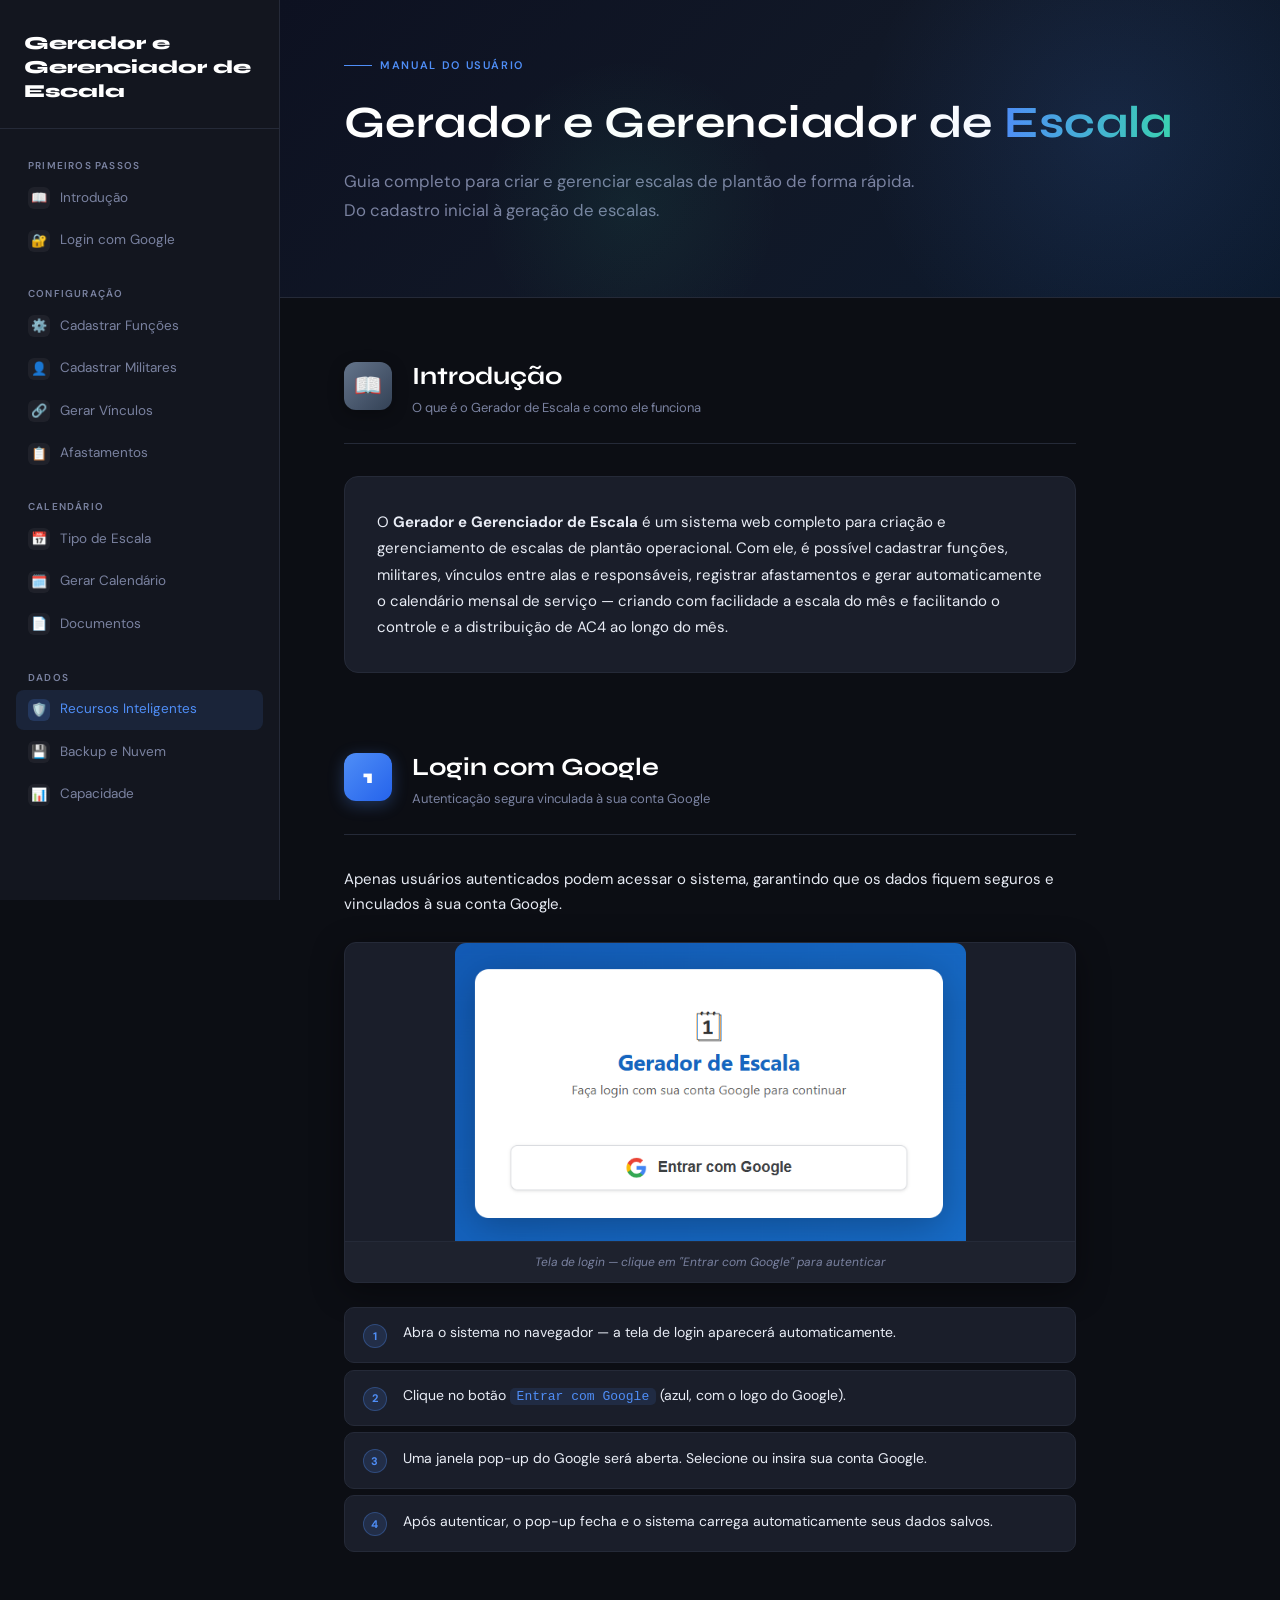
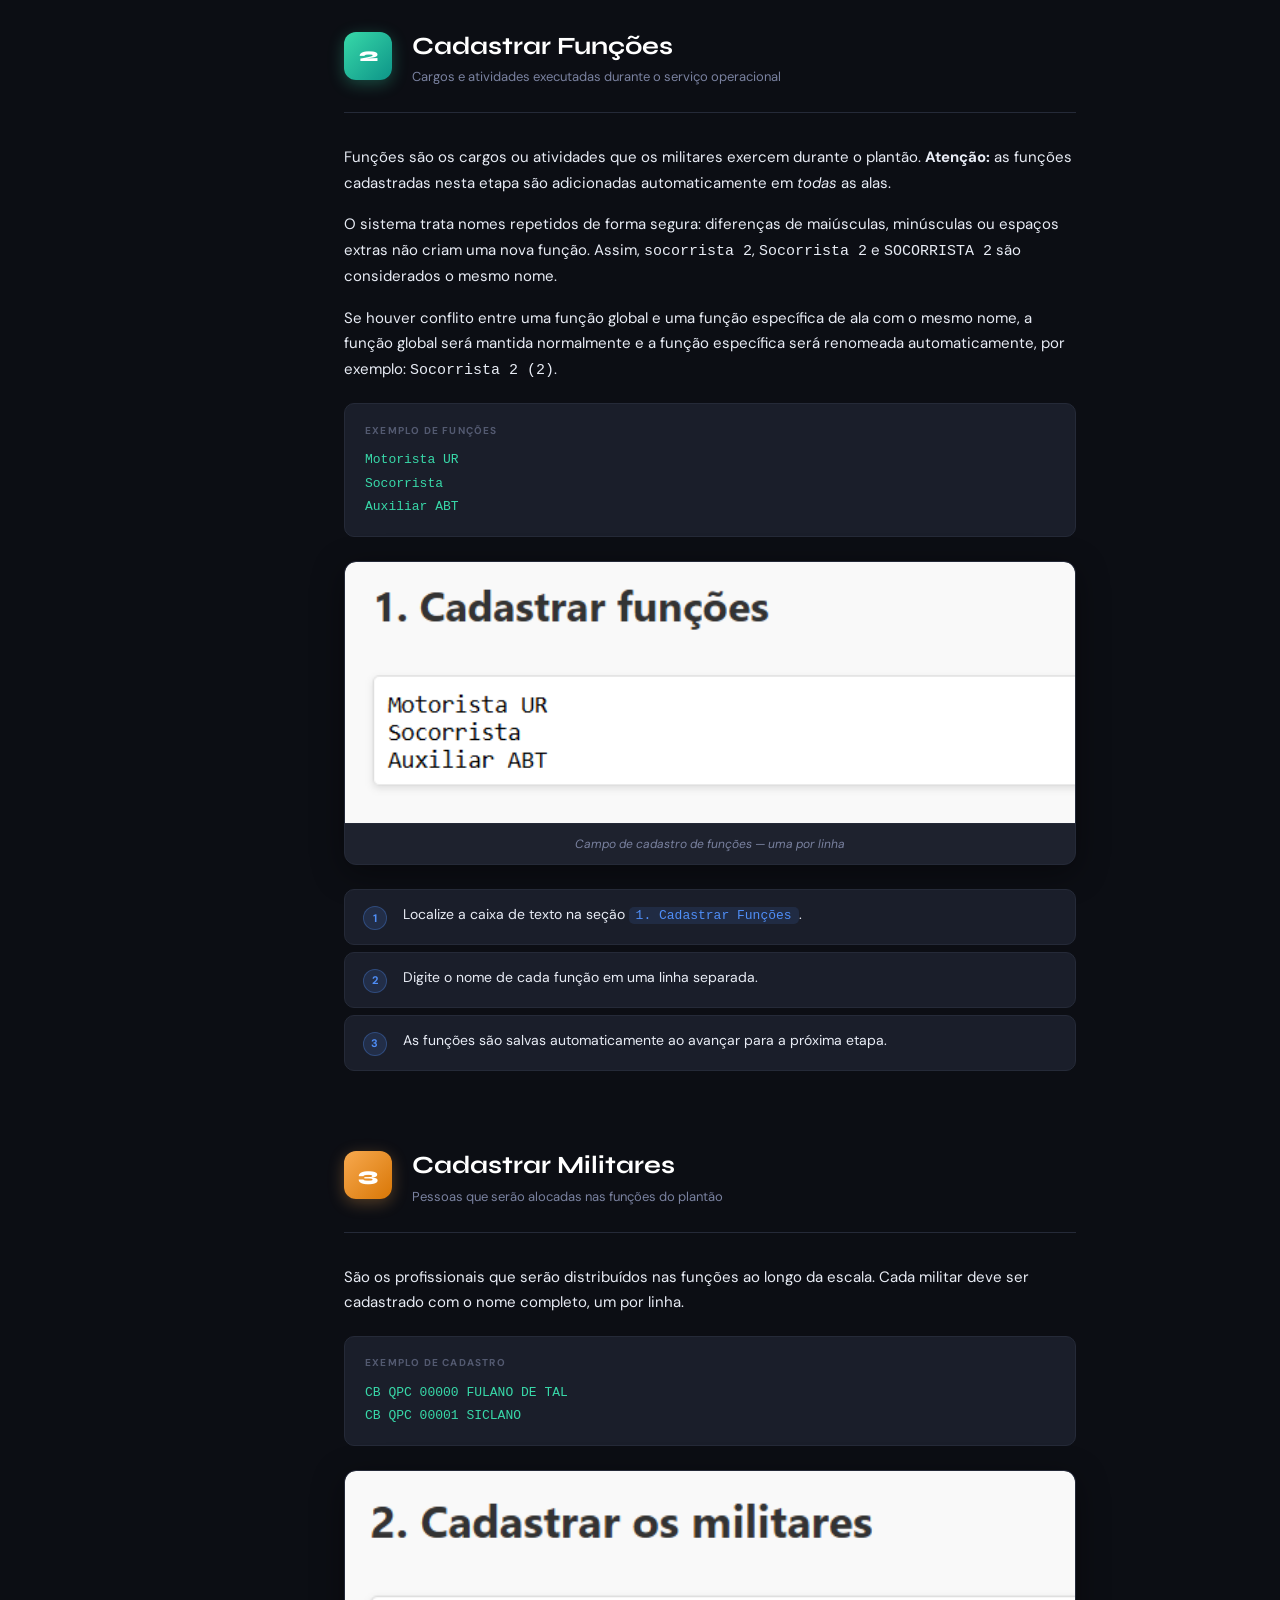
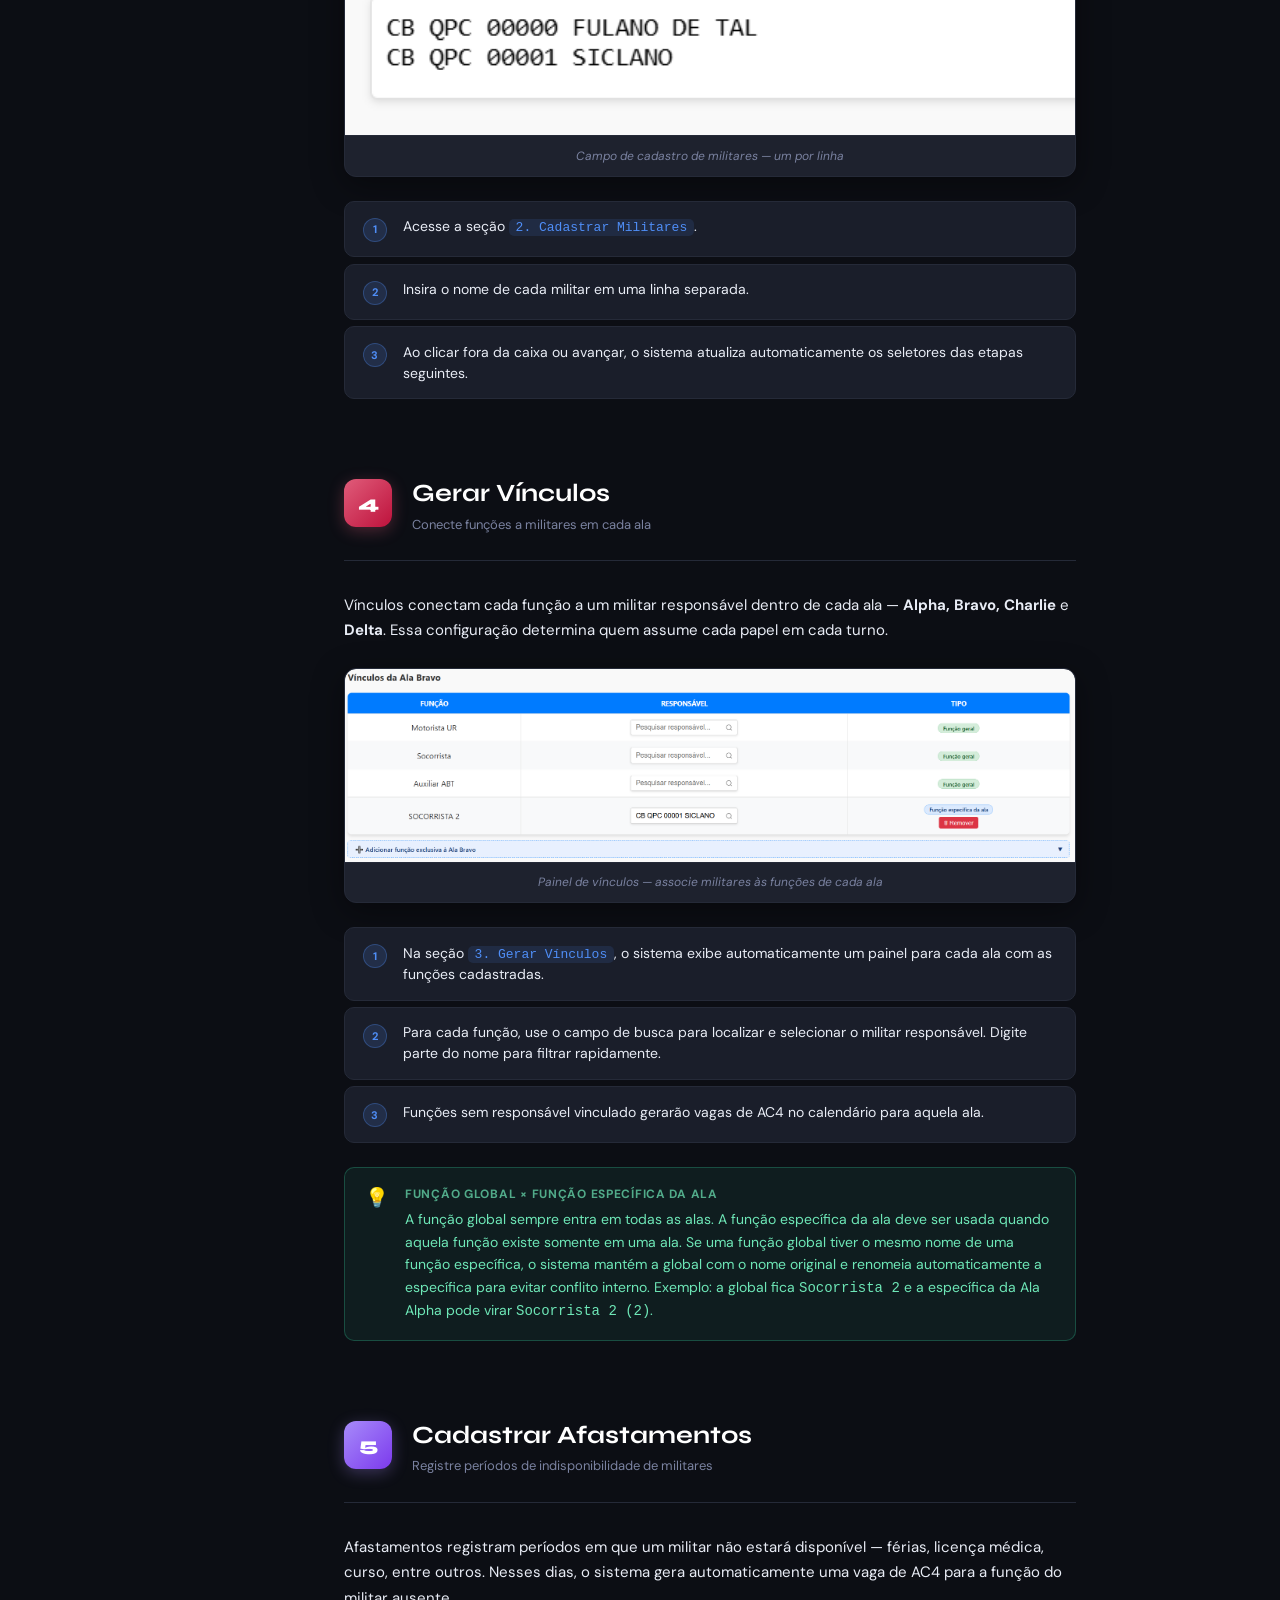
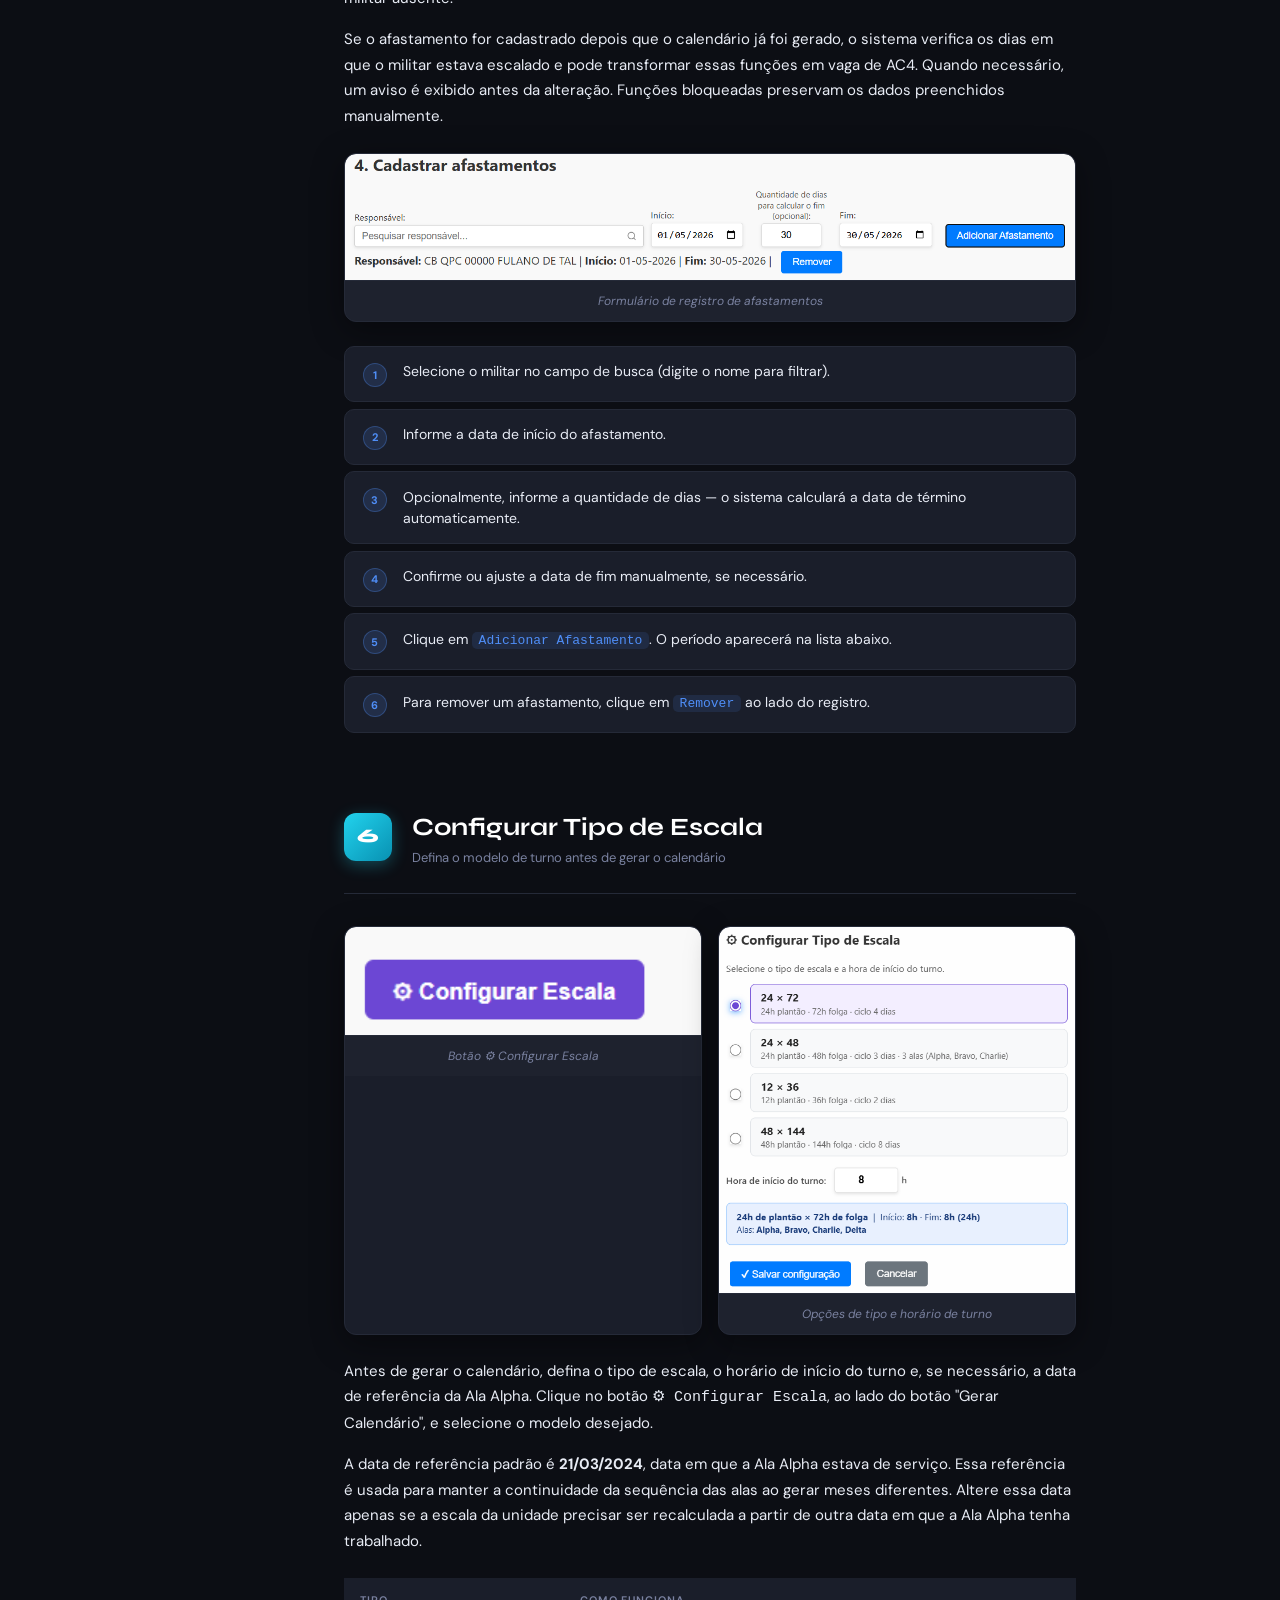
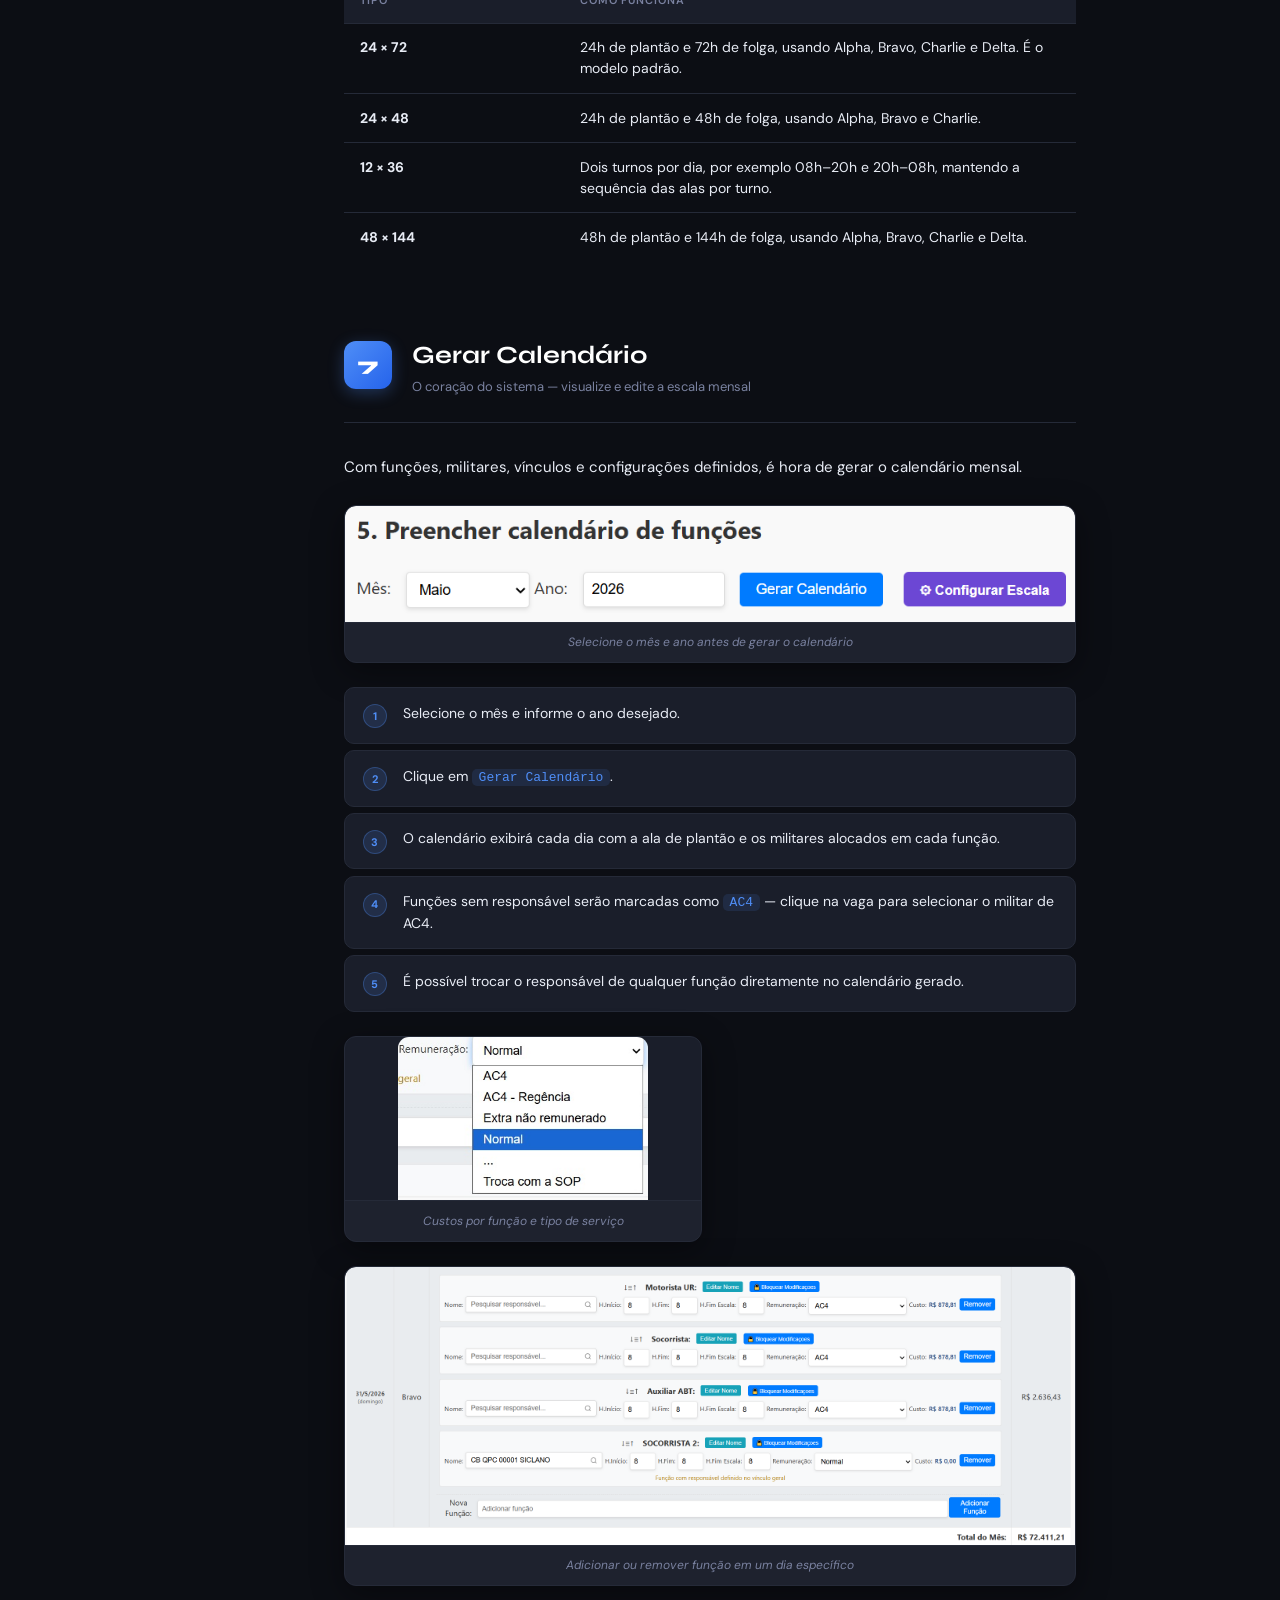
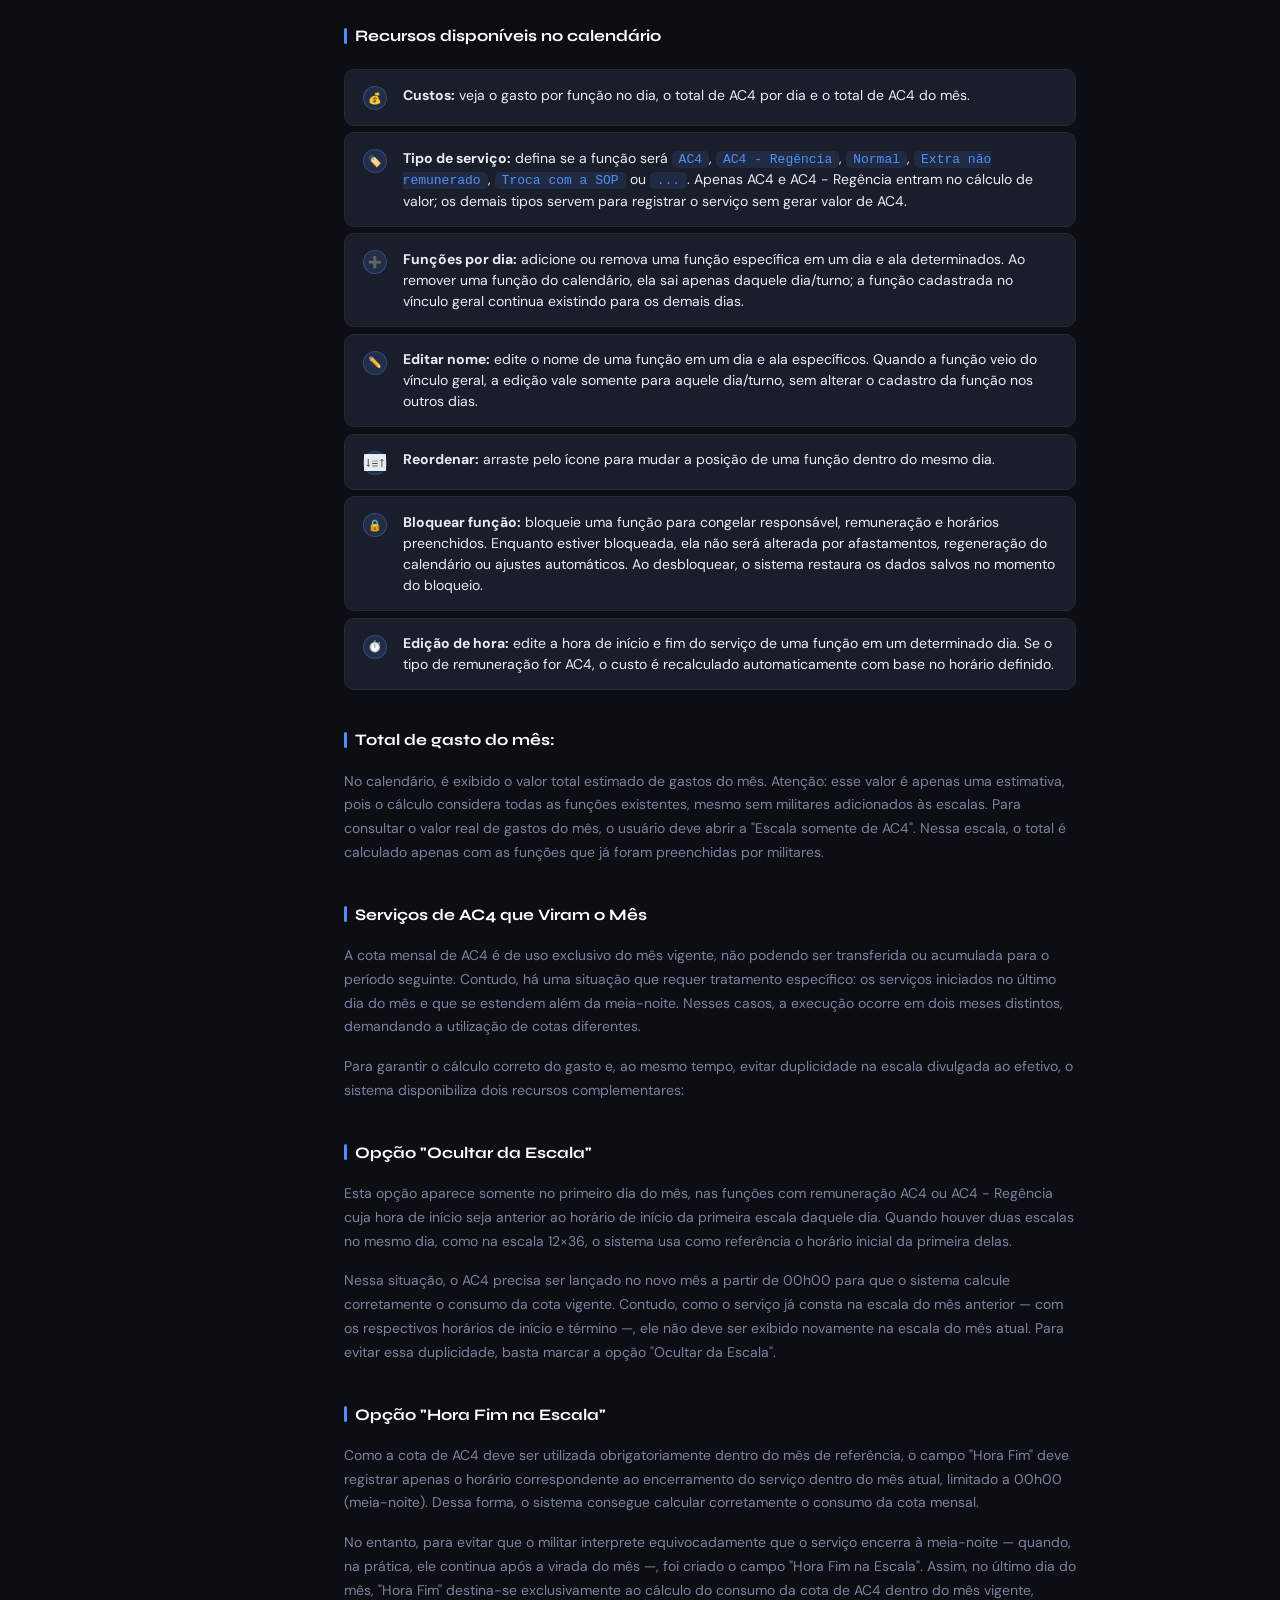
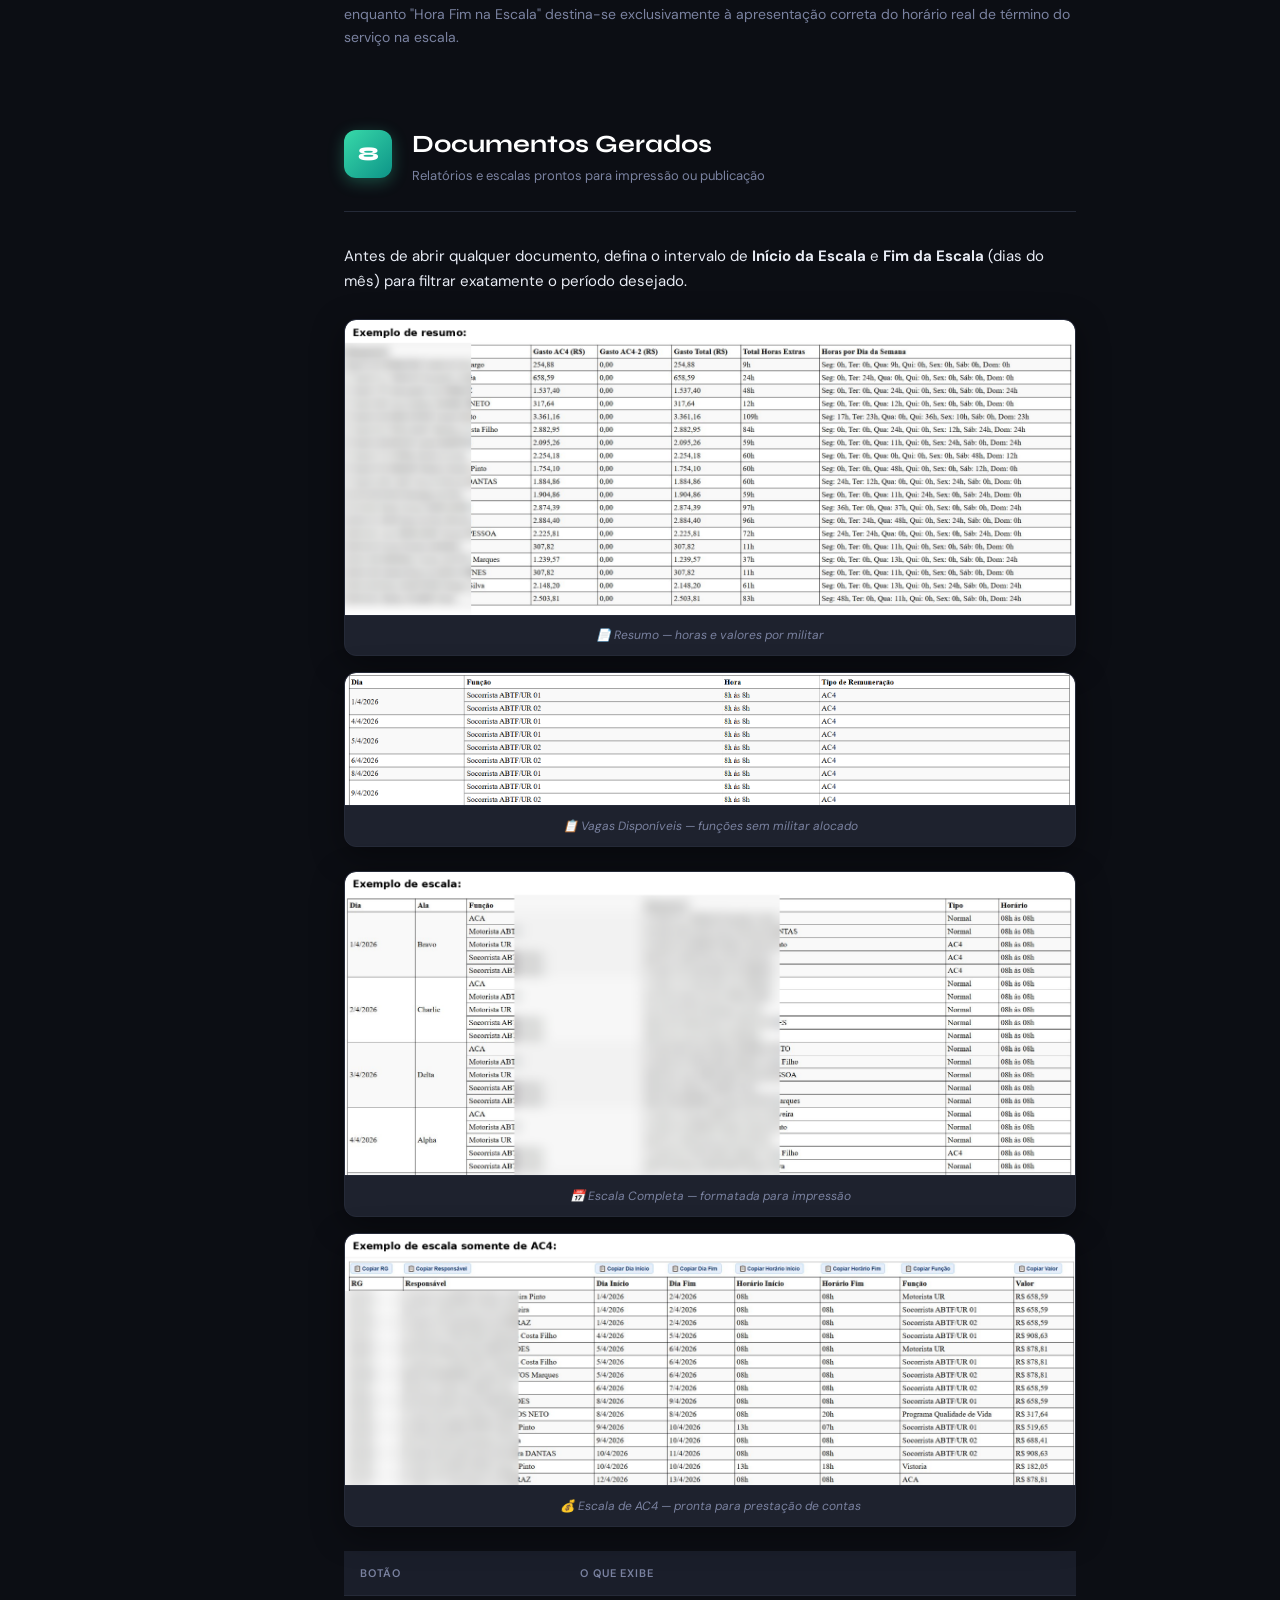
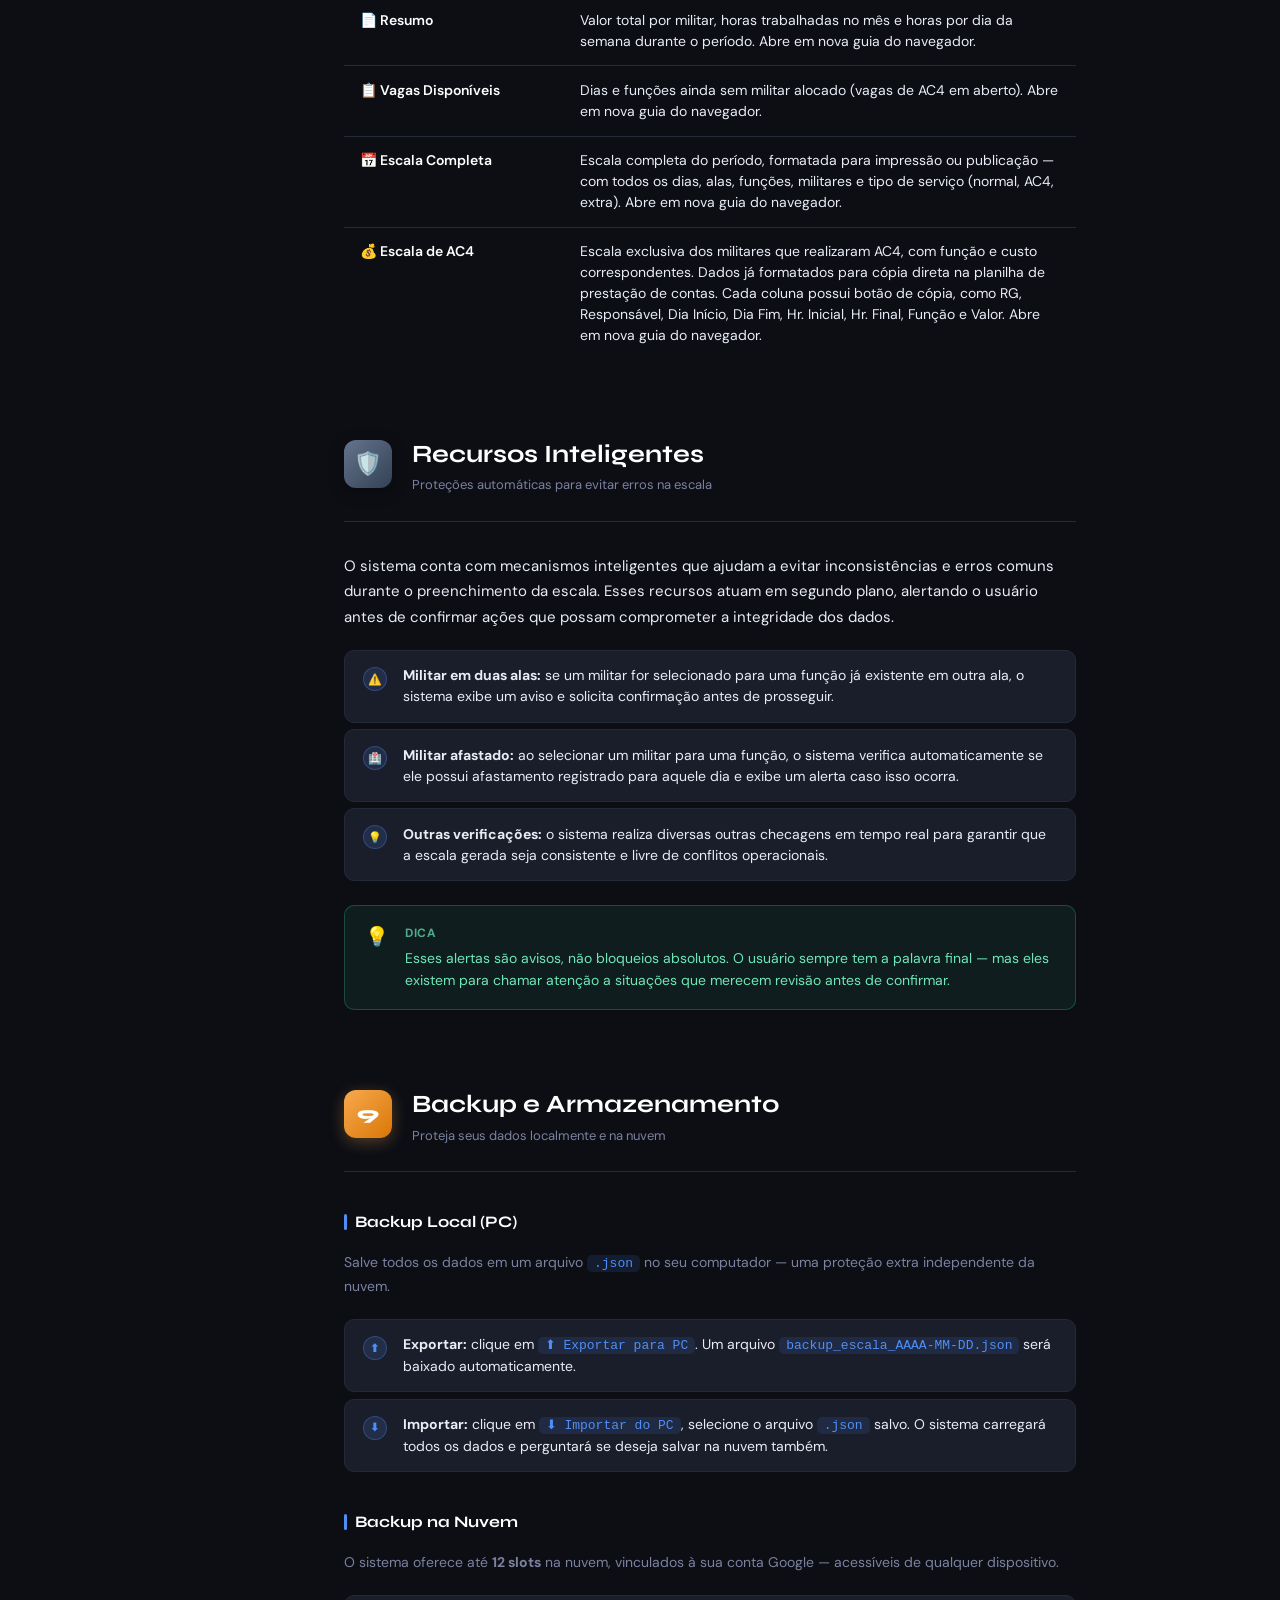
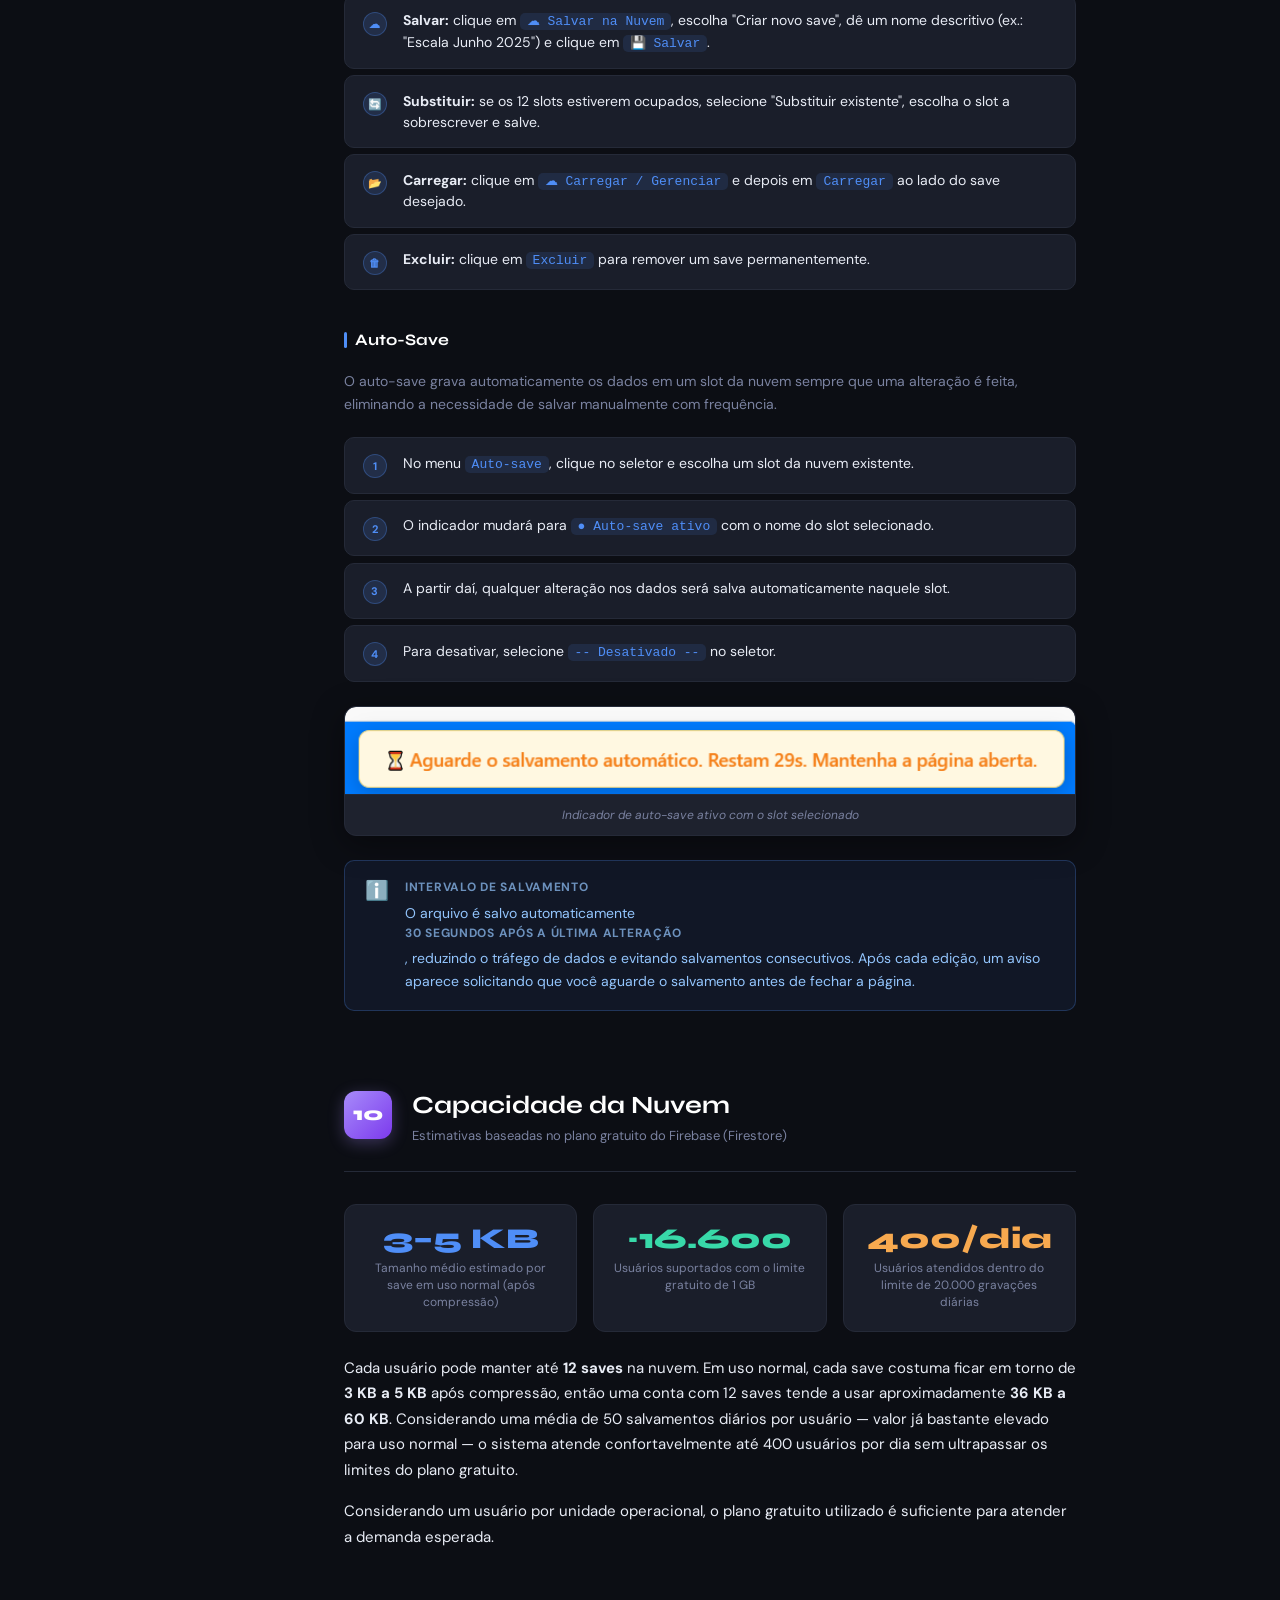
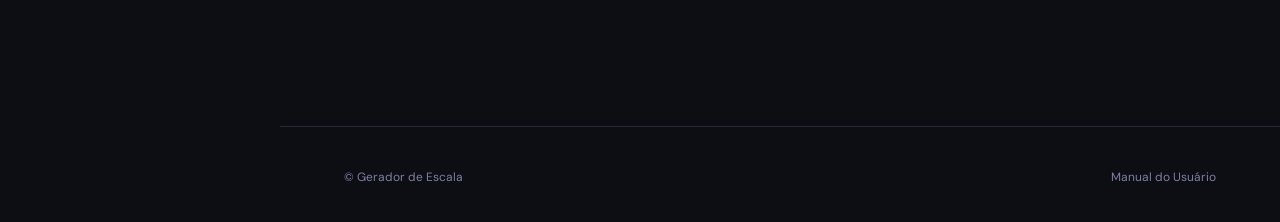
<file: manual.html>
<!DOCTYPE html>
<html lang="pt-BR">
<head>
<meta charset="UTF-8">
<meta name="viewport" content="width=device-width, initial-scale=1.0">
<title>Gerador e Gerenciador de Escala — Manual do Usuário</title>
<link href="https://fonts.googleapis.com/css2?family=Syne:wght@400;600;700;800&family=DM+Sans:ital,wght@0,300;0,400;0,500;1,300&display=swap" rel="stylesheet">
<style>
  :root {
    --bg: #0c0e14;
    --surface: #13161f;
    --card: #1a1e2a;
    --border: #252a38;
    --accent: #4f8ef7;
    --accent2: #38d9a9;
    --accent3: #f7a94f;
    --accent4: #e05c7a;
    --text: #e8ecf5;
    --muted: #7a82a0;
    --white: #ffffff;
    --sidebar-w: 280px;
  }

  * { margin: 0; padding: 0; box-sizing: border-box; }

  html { scroll-behavior: smooth; }

  body {
    background: var(--bg);
    color: var(--text);
    font-family: 'DM Sans', sans-serif;
    font-size: 15px;
    line-height: 1.7;
    display: flex;
    min-height: 100vh;
  }

  /* ── SIDEBAR ── */
  .sidebar {
    width: var(--sidebar-w);
    background: var(--surface);
    border-right: 1px solid var(--border);
    position: fixed;
    top: 0; left: 0; bottom: 0;
    overflow-y: auto;
    z-index: 100;
    display: flex;
    flex-direction: column;
    padding-bottom: 2rem;
  }

  .sidebar-logo {
    padding: 2rem 1.5rem 1.5rem;
    border-bottom: 1px solid var(--border);
  }

  .sidebar-logo .badge {
    display: inline-block;
    background: var(--accent);
    color: var(--white);
    font-family: 'Syne', sans-serif;
    font-size: 10px;
    font-weight: 700;
    letter-spacing: .12em;
    text-transform: uppercase;
    padding: 3px 10px;
    border-radius: 20px;
    margin-bottom: .75rem;
  }

  .sidebar-logo h2 {
    font-family: 'Syne', sans-serif;
    font-size: 1.15rem;
    font-weight: 800;
    color: var(--white);
    line-height: 1.3;
  }

  .sidebar-logo p {
    font-size: 12px;
    color: var(--muted);
    margin-top: 4px;
  }

  .sidebar-nav { padding: 1.25rem 1rem; }

  .nav-label {
    font-size: 10px;
    font-weight: 600;
    letter-spacing: .12em;
    text-transform: uppercase;
    color: var(--muted);
    padding: .5rem .75rem .25rem;
  }

  .nav-link {
    display: flex;
    align-items: center;
    gap: .65rem;
    padding: .55rem .75rem;
    border-radius: 8px;
    text-decoration: none;
    color: var(--muted);
    font-size: 13.5px;
    font-weight: 400;
    transition: all .2s;
    margin-bottom: 2px;
  }

  .nav-link:hover, .nav-link.active {
    background: rgba(79,142,247,.12);
    color: var(--accent);
  }

  .nav-link .icon {
    width: 22px;
    height: 22px;
    display: flex;
    align-items: center;
    justify-content: center;
    font-size: 13px;
    flex-shrink: 0;
    background: rgba(255,255,255,.05);
    border-radius: 6px;
  }

  .nav-link.active .icon { background: rgba(79,142,247,.2); }

  /* ── MAIN ── */
  .main {
    margin-left: var(--sidebar-w);
    flex: 1;
    padding: 0;
  }

  /* ── HERO ── */
  .hero {
    background: linear-gradient(135deg, #0d1121 0%, #111827 50%, #0c1a2e 100%);
    padding: 3.5rem 4rem 3rem;
    position: relative;
    overflow: hidden;
    border-bottom: 1px solid var(--border);
  }

  .hero::before {
    content: '';
    position: absolute;
    top: -120px; right: -80px;
    width: 500px; height: 500px;
    background: radial-gradient(circle, rgba(79,142,247,.12) 0%, transparent 70%);
    pointer-events: none;
  }

  .hero::after {
    content: '';
    position: absolute;
    bottom: -60px; left: 200px;
    width: 300px; height: 300px;
    background: radial-gradient(circle, rgba(56,217,169,.07) 0%, transparent 70%);
    pointer-events: none;
  }

  .hero-eyebrow {
    font-size: 11px;
    font-weight: 600;
    letter-spacing: .15em;
    text-transform: uppercase;
    color: var(--accent);
    margin-bottom: 1.25rem;
    display: flex;
    align-items: center;
    gap: .5rem;
  }

  .hero-eyebrow::before {
    content: '';
    display: inline-block;
    width: 28px; height: 1px;
    background: var(--accent);
  }

  .hero h1 {
    font-family: 'Syne', sans-serif;
    font-size: clamp(2.1rem, 3.5vw, 3rem);
    font-weight: 700;
    color: var(--white);
    line-height: 1.25;
    margin-bottom: 1rem;
    letter-spacing: .01em;
  }

  .hero h1 span {
    background: linear-gradient(90deg, var(--accent), var(--accent2));
    -webkit-background-clip: text;
    -webkit-text-fill-color: transparent;
    background-clip: text;
  }

  .hero-desc {
    font-size: 1.05rem;
    color: var(--muted);
    max-width: 580px;
    line-height: 1.75;
    margin-bottom: 1.5rem;
  }

  .hero-meta {
    display: flex;
    gap: 2rem;
    font-size: 13px;
    color: var(--muted);
  }

  .hero-meta span {
    display: flex;
    align-items: center;
    gap: .4rem;
  }

  .hero-meta strong { color: var(--text); }

  /* ── CONTENT ── */
  .content { max-width: 860px; padding: 4rem 4rem 6rem; }

  /* ── SECTION ── */
  .section { margin-bottom: 5rem; }

  .section-header {
    display: flex;
    align-items: flex-start;
    gap: 1.25rem;
    margin-bottom: 2rem;
    padding-bottom: 1.5rem;
    border-bottom: 1px solid var(--border);
  }

  .section-num {
    width: 48px; height: 48px;
    background: linear-gradient(135deg, var(--accent), #2563eb);
    border-radius: 12px;
    display: flex;
    align-items: center;
    justify-content: center;
    font-family: 'Syne', sans-serif;
    font-size: 1.2rem;
    font-weight: 800;
    color: var(--white);
    flex-shrink: 0;
    box-shadow: 0 4px 16px rgba(79,142,247,.3);
  }

  .section-num.green { background: linear-gradient(135deg, var(--accent2), #0d9488); box-shadow: 0 4px 16px rgba(56,217,169,.3); }
  .section-num.orange { background: linear-gradient(135deg, var(--accent3), #d97706); box-shadow: 0 4px 16px rgba(247,169,79,.3); }
  .section-num.red { background: linear-gradient(135deg, var(--accent4), #be123c); box-shadow: 0 4px 16px rgba(224,92,122,.3); }
  .section-num.purple { background: linear-gradient(135deg, #a78bfa, #7c3aed); box-shadow: 0 4px 16px rgba(167,139,250,.3); }
  .section-num.cyan { background: linear-gradient(135deg, #22d3ee, #0891b2); box-shadow: 0 4px 16px rgba(34,211,238,.3); }
  .section-num.icon-only {
    font-size: 1.4rem;
    background: linear-gradient(135deg, #64748b, #334155);
    box-shadow: 0 4px 16px rgba(0,0,0,.3);
  }

  .section-title-wrap h2 {
    font-family: 'Syne', sans-serif;
    font-size: 1.55rem;
    font-weight: 700;
    color: var(--white);
    line-height: 1.2;
    margin-bottom: .3rem;
  }

  .section-title-wrap p {
    font-size: 13px;
    color: var(--muted);
  }

  .prose p { color: var(--text); margin-bottom: 1rem; }
  .prose p:last-child { margin-bottom: 0; }

  /* ── STEPS ── */
  .steps { list-style: none; margin-top: 1.25rem; }

  .steps li {
    display: flex;
    gap: 1rem;
    padding: .9rem 1.1rem;
    border-radius: 10px;
    margin-bottom: .4rem;
    background: var(--card);
    border: 1px solid var(--border);
    transition: border-color .2s;
  }

  .steps li:hover { border-color: rgba(79,142,247,.3); }

  .step-num {
    width: 24px; height: 24px;
    background: rgba(79,142,247,.15);
    border: 1px solid rgba(79,142,247,.3);
    border-radius: 50%;
    display: flex;
    align-items: center;
    justify-content: center;
    font-size: 11px;
    font-weight: 700;
    color: var(--accent);
    flex-shrink: 0;
    margin-top: .1rem;
  }

  .step-text { font-size: 14px; color: var(--text); line-height: 1.5; }
  .step-text code {
    background: rgba(79,142,247,.12);
    color: var(--accent);
    padding: 1px 7px;
    border-radius: 5px;
    font-size: 13px;
    font-family: 'Courier New', monospace;
  }

  /* ── CALLOUTS ── */
  .callout {
    display: flex;
    gap: 1rem;
    padding: 1.1rem 1.25rem;
    border-radius: 10px;
    margin: 1.5rem 0;
    border: 1px solid;
  }

  .callout.info { background: rgba(79,142,247,.08); border-color: rgba(79,142,247,.25); }
  .callout.tip { background: rgba(56,217,169,.08); border-color: rgba(56,217,169,.25); }
  .callout.warn { background: rgba(247,169,79,.08); border-color: rgba(247,169,79,.25); }

  .callout-icon { font-size: 1.2rem; flex-shrink: 0; line-height: 1.4; }
  .callout-body { font-size: 14px; line-height: 1.6; }
  .callout.info .callout-body { color: #93c5fd; }
  .callout.tip .callout-body { color: #6ee7b7; }
  .callout.warn .callout-body { color: #fcd34d; }
  .callout strong { display: block; margin-bottom: .25rem; font-size: 12px; letter-spacing: .06em; text-transform: uppercase; opacity: .7; }

  /* ── EXAMPLE BLOCK ── */
  .example {
    background: var(--card);
    border: 1px solid var(--border);
    border-radius: 10px;
    padding: 1.1rem 1.25rem;
    margin: 1.25rem 0;
    font-size: 13.5px;
    color: var(--muted);
  }

  .example-label {
    font-size: 10px;
    font-weight: 700;
    letter-spacing: .12em;
    text-transform: uppercase;
    color: var(--muted);
    margin-bottom: .6rem;
    opacity: .6;
  }

  .example code {
    display: block;
    color: var(--accent2);
    font-family: 'Courier New', monospace;
    font-size: 13px;
    line-height: 1.8;
  }

  /* ── TABLE ── */
  .doc-table {
    width: 100%;
    border-collapse: collapse;
    margin: 1.5rem 0;
    font-size: 14px;
  }

  .doc-table th {
    background: var(--card);
    color: var(--muted);
    font-size: 11px;
    font-weight: 600;
    letter-spacing: .08em;
    text-transform: uppercase;
    padding: .8rem 1rem;
    text-align: left;
    border-bottom: 1px solid var(--border);
  }

  .doc-table td {
    padding: .85rem 1rem;
    border-bottom: 1px solid var(--border);
    color: var(--text);
    vertical-align: top;
    line-height: 1.5;
  }

  .doc-table tr:last-child td { border-bottom: none; }
  .doc-table tr:hover td { background: rgba(255,255,255,.02); }

  .doc-table .btn-label {
    display: flex;
    align-items: center;
    gap: .5rem;
    font-weight: 600;
    color: var(--white);
    white-space: nowrap;
  }

  .doc-table td:first-child { width: 220px; }

  /* ── CLOUD SLOTS ── */
  .stats-grid {
    display: grid;
    grid-template-columns: repeat(3, 1fr);
    gap: 1rem;
    margin: 1.5rem 0;
  }

  .stat-card {
    background: var(--card);
    border: 1px solid var(--border);
    border-radius: 12px;
    padding: 1.25rem;
    text-align: center;
  }

  .stat-val {
    font-family: 'Syne', sans-serif;
    font-size: 1.8rem;
    font-weight: 800;
    color: var(--accent);
    line-height: 1;
    margin-bottom: .4rem;
  }

  .stat-label { font-size: 12px; color: var(--muted); line-height: 1.4; }

  /* ── SUBSECTION ── */
  .subsection { margin-top: 2.25rem; }

  .subsection h3 {
    font-family: 'Syne', sans-serif;
    font-size: 1rem;
    font-weight: 700;
    color: var(--white);
    margin-bottom: 1rem;
    display: flex;
    align-items: center;
    gap: .5rem;
  }

  .subsection h3::before {
    content: '';
    display: inline-block;
    width: 3px; height: 16px;
    background: var(--accent);
    border-radius: 2px;
  }

  /* ── INTRO SECTION ── */
  .intro-card {
    background: var(--card);
    border: 1px solid var(--border);
    border-radius: 14px;
    padding: 2rem;
    margin-bottom: 2rem;
  }

  .intro-card p { color: var(--text); line-height: 1.75; }

  /* ── FOOTER ── */
  .page-footer {
    border-top: 1px solid var(--border);
    padding: 2.5rem 4rem;
    display: flex;
    align-items: center;
    justify-content: space-between;
  }

  .page-footer p { font-size: 12px; color: var(--muted); }
  .footer-badge {
    display: flex;
    align-items: center;
    gap: .6rem;
    font-size: 12px;
    color: var(--muted);
  }

  .version-tag {
    background: rgba(79,142,247,.12);
    color: var(--accent);
    border: 1px solid rgba(79,142,247,.25);
    border-radius: 20px;
    padding: 2px 10px;
    font-size: 11px;
    font-weight: 600;
  }

  /* ── SCROLLBAR ── */
  ::-webkit-scrollbar { width: 6px; }
  ::-webkit-scrollbar-track { background: var(--bg); }
  ::-webkit-scrollbar-thumb { background: var(--border); border-radius: 3px; }
  ::-webkit-scrollbar-thumb:hover { background: var(--muted); }

  /* ── MOBILE ── */
  @media (max-width: 900px) {
    .sidebar { display: none; }
    .main { margin-left: 0; }
    .hero { padding: 3rem 1.5rem; }
    .content { padding: 2.5rem 1.5rem 4rem; }
    .stats-grid { grid-template-columns: 1fr 1fr; }
    .page-footer { flex-direction: column; gap: 1rem; padding: 2rem 1.5rem; }
  }

  /* ── SCREENSHOTS ── */
  .screenshot {
    margin: 1.5rem 0;
    border-radius: 12px;
    overflow: hidden;
    border: 1px solid var(--border);
    background: var(--card);
    box-shadow: 0 8px 32px rgba(0,0,0,.4);
  }

  .screenshot img {
    display: block;
    width: 100%;
    height: auto;
    border-radius: 11px 11px 0 0;
  }

  figcaption {
    padding: .6rem 1rem;
    font-size: 12px;
    color: var(--muted);
    border-top: 1px solid var(--border);
    background: rgba(255,255,255,.02);
    text-align: center;
    font-style: italic;
  }

  .screenshots-row {
    display: grid;
    grid-template-columns: 1fr 1fr;
    gap: 1rem;
    margin: 1.5rem 0;
  }

  .screenshots-row .screenshot { margin: 0; }


  .screenshot-full {
    margin: 1.5rem 0;
    border-radius: 12px;
    overflow: hidden;
    border: 1px solid var(--border);
    background: var(--card);
    box-shadow: 0 8px 32px rgba(0,0,0,.4);
  }
  .screenshot-full img {
    display: block;
    width: 100%;
    height: auto;
    border-radius: 11px 11px 0 0;
  }


  .screenshot-small img {
    max-width: 70%;
    margin: 0 auto;
  }

</style>
</head>
<body>

<!-- ── SIDEBAR ── -->
<nav class="sidebar">
  <div class="sidebar-logo">
    <h2>Gerador e Gerenciador de Escala</h2>
  </div>
  <div class="sidebar-nav">
    <div class="nav-label">Primeiros Passos</div>
    <a href="#intro" class="nav-link active"><span class="icon">📖</span> Introdução</a>
    <a href="#login" class="nav-link"><span class="icon">🔐</span> Login com Google</a>

    <div class="nav-label" style="margin-top:1rem">Configuração</div>
    <a href="#funcoes" class="nav-link"><span class="icon">⚙️</span> Cadastrar Funções</a>
    <a href="#militares" class="nav-link"><span class="icon">👤</span> Cadastrar Militares</a>
    <a href="#vinculos" class="nav-link"><span class="icon">🔗</span> Gerar Vínculos</a>
    <a href="#afastamentos" class="nav-link"><span class="icon">📋</span> Afastamentos</a>

    <div class="nav-label" style="margin-top:1rem">Calendário</div>
    <a href="#escala" class="nav-link"><span class="icon">📅</span> Tipo de Escala</a>
    <a href="#calendario" class="nav-link"><span class="icon">🗓️</span> Gerar Calendário</a>
    <a href="#documentos" class="nav-link"><span class="icon">📄</span> Documentos</a>

    <div class="nav-label" style="margin-top:1rem">Dados</div>
    <a href="#smart" class="nav-link"><span class="icon">🛡️</span> Recursos Inteligentes</a>
    <a href="#backup" class="nav-link"><span class="icon">💾</span> Backup e Nuvem</a>
    <a href="#capacidade" class="nav-link"><span class="icon">📊</span> Capacidade</a>
  </div>
</nav>

<!-- ── MAIN ── -->
<div class="main">

  <!-- HERO -->
  <div class="hero">
    <p class="hero-eyebrow">Manual do Usuário</p>
    <h1>Gerador e Gerenciador de <span>Escala</span></h1>
    <p class="hero-desc">Guia completo para criar e gerenciar escalas de plantão de forma rápida. Do cadastro inicial à geração de escalas.</p>
    <div class="hero-meta">
    </div>
  </div>

  <!-- CONTENT -->
  <div class="content">

    <!-- ── INTRODUÇÃO ── -->
    <section id="intro" class="section">
      <div class="section-header">
        <div class="section-num icon-only">📖</div>
        <div class="section-title-wrap">
          <h2>Introdução</h2>
          <p>O que é o Gerador de Escala e como ele funciona</p>
        </div>
      </div>
      <div class="intro-card">
        <p>O <strong>Gerador e Gerenciador de Escala</strong> é um sistema web completo para criação e gerenciamento de escalas de plantão operacional. Com ele, é possível cadastrar funções, militares, vínculos entre alas e responsáveis, registrar afastamentos e gerar automaticamente o calendário mensal de serviço — criando com facilidade a escala do mês e facilitando o controle e a distribuição de AC4 ao longo do mês.</p>
      </div>
    </section>

    <!-- ── 1. LOGIN ── -->
    <section id="login" class="section">
      <div class="section-header">
        <div class="section-num">1</div>
        <div class="section-title-wrap">
          <h2>Login com Google</h2>
          <p>Autenticação segura vinculada à sua conta Google</p>
        </div>
      </div>
      <div class="prose">
        <p>Apenas usuários autenticados podem acessar o sistema, garantindo que os dados fiquem seguros e vinculados à sua conta Google.</p>
      </div>
      <figure class="screenshot screenshot-small"><img src="fotos/foto1.png" alt="Tela de Login com Google" loading="lazy"><figcaption>Tela de login — clique em "Entrar com Google" para autenticar</figcaption></figure>
      <ol class="steps">
        <li><span class="step-num">1</span><span class="step-text">Abra o sistema no navegador — a tela de login aparecerá automaticamente.</span></li>
        <li><span class="step-num">2</span><span class="step-text">Clique no botão <code>Entrar com Google</code> (azul, com o logo do Google).</span></li>
        <li><span class="step-num">3</span><span class="step-text">Uma janela pop-up do Google será aberta. Selecione ou insira sua conta Google.</span></li>
        <li><span class="step-num">4</span><span class="step-text">Após autenticar, o pop-up fecha e o sistema carrega automaticamente seus dados salvos.</span></li>
      </ol>
    </section>

    <!-- ── 2. FUNÇÕES ── -->
    <section id="funcoes" class="section">
      <div class="section-header">
        <div class="section-num green">2</div>
        <div class="section-title-wrap">
          <h2>Cadastrar Funções</h2>
          <p>Cargos e atividades executadas durante o serviço operacional</p>
        </div>
      </div>
      <div class="prose">
        <p>Funções são os cargos ou atividades que os militares exercem durante o plantão. <strong>Atenção:</strong> as funções cadastradas nesta etapa são adicionadas automaticamente em <em>todas</em> as alas.</p>
        <p>O sistema trata nomes repetidos de forma segura: diferenças de maiúsculas, minúsculas ou espaços extras não criam uma nova função. Assim, <code>socorrista 2</code>, <code>Socorrista 2</code> e <code>SOCORRISTA   2</code> são considerados o mesmo nome.</p>
        <p>Se houver conflito entre uma função global e uma função específica de ala com o mesmo nome, a função global será mantida normalmente e a função específica será renomeada automaticamente, por exemplo: <code>Socorrista 2 (2)</code>.</p>
      </div>

      <div class="example">
        <div class="example-label">Exemplo de funções</div>
        <code>Motorista UR<br>Socorrista<br>Auxiliar ABT</code>
      </div>

      <figure class="screenshot"><img src="fotos/foto2.png" alt="Cadastrar Funções" loading="lazy"><figcaption>Campo de cadastro de funções — uma por linha</figcaption></figure>
      <ol class="steps">
        <li><span class="step-num">1</span><span class="step-text">Localize a caixa de texto na seção <code>1. Cadastrar Funções</code>.</span></li>
        <li><span class="step-num">2</span><span class="step-text">Digite o nome de cada função em uma linha separada.</span></li>
        <li><span class="step-num">3</span><span class="step-text">As funções são salvas automaticamente ao avançar para a próxima etapa.</span></li>
      </ol>
    </section>

    <!-- ── 3. MILITARES ── -->
    <section id="militares" class="section">
      <div class="section-header">
        <div class="section-num orange">3</div>
        <div class="section-title-wrap">
          <h2>Cadastrar Militares</h2>
          <p>Pessoas que serão alocadas nas funções do plantão</p>
        </div>
      </div>
      <div class="prose">
        <p>São os profissionais que serão distribuídos nas funções ao longo da escala. Cada militar deve ser cadastrado com o nome completo, um por linha.</p>
      </div>

      <div class="example">
        <div class="example-label">Exemplo de cadastro</div>
        <code>CB QPC 00000 FULANO DE TAL<br>CB QPC 00001 SICLANO</code>
      </div>

      <figure class="screenshot"><img src="fotos/foto3.png" alt="Cadastrar Militares" loading="lazy"><figcaption>Campo de cadastro de militares — um por linha</figcaption></figure>
      <ol class="steps">
        <li><span class="step-num">1</span><span class="step-text">Acesse a seção <code>2. Cadastrar Militares</code>.</span></li>
        <li><span class="step-num">2</span><span class="step-text">Insira o nome de cada militar em uma linha separada.</span></li>
        <li><span class="step-num">3</span><span class="step-text">Ao clicar fora da caixa ou avançar, o sistema atualiza automaticamente os seletores das etapas seguintes.</span></li>
      </ol>
    </section>

    <!-- ── 4. VÍNCULOS ── -->
    <section id="vinculos" class="section">
      <div class="section-header">
        <div class="section-num red">4</div>
        <div class="section-title-wrap">
          <h2>Gerar Vínculos</h2>
          <p>Conecte funções a militares em cada ala</p>
        </div>
      </div>
      <div class="prose">
        <p>Vínculos conectam cada função a um militar responsável dentro de cada ala — <strong>Alpha, Bravo, Charlie</strong> e <strong>Delta</strong>. Essa configuração determina quem assume cada papel em cada turno.</p>
      </div>

      <figure class="screenshot"><img src="fotos/foto4.png" alt="Gerar Vínculos" loading="lazy"><figcaption>Painel de vínculos — associe militares às funções de cada ala</figcaption></figure>
      <ol class="steps">
        <li><span class="step-num">1</span><span class="step-text">Na seção <code>3. Gerar Vínculos</code>, o sistema exibe automaticamente um painel para cada ala com as funções cadastradas.</span></li>
        <li><span class="step-num">2</span><span class="step-text">Para cada função, use o campo de busca para localizar e selecionar o militar responsável. Digite parte do nome para filtrar rapidamente.</span></li>
        <li><span class="step-num">3</span><span class="step-text">Funções sem responsável vinculado gerarão vagas de AC4 no calendário para aquela ala.</span></li>
      </ol>

      <div class="callout tip">
        <div class="callout-icon">💡</div>
        <div class="callout-body">
          <strong>Função global × função específica da ala</strong>
          A função global sempre entra em todas as alas. A função específica da ala deve ser usada quando aquela função existe somente em uma ala. Se uma função global tiver o mesmo nome de uma função específica, o sistema mantém a global com o nome original e renomeia automaticamente a específica para evitar conflito interno. Exemplo: a global fica <code>Socorrista 2</code> e a específica da Ala Alpha pode virar <code>Socorrista 2 (2)</code>.
        </div>
      </div>
    </section>

    <!-- ── 5. AFASTAMENTOS ── -->
    <section id="afastamentos" class="section">
      <div class="section-header">
        <div class="section-num purple">5</div>
        <div class="section-title-wrap">
          <h2>Cadastrar Afastamentos</h2>
          <p>Registre períodos de indisponibilidade de militares</p>
        </div>
      </div>
      <div class="prose">
        <p>Afastamentos registram períodos em que um militar não estará disponível — férias, licença médica, curso, entre outros. Nesses dias, o sistema gera automaticamente uma vaga de AC4 para a função do militar ausente.</p>
        <p>Se o afastamento for cadastrado depois que o calendário já foi gerado, o sistema verifica os dias em que o militar estava escalado e pode transformar essas funções em vaga de AC4. Quando necessário, um aviso é exibido antes da alteração. Funções bloqueadas preservam os dados preenchidos manualmente.</p>
      </div>

      <figure class="screenshot"><img src="fotos/foto5.png" alt="Cadastrar Afastamentos" loading="lazy"><figcaption>Formulário de registro de afastamentos</figcaption></figure>
      <ol class="steps">
        <li><span class="step-num">1</span><span class="step-text">Selecione o militar no campo de busca (digite o nome para filtrar).</span></li>
        <li><span class="step-num">2</span><span class="step-text">Informe a data de início do afastamento.</span></li>
        <li><span class="step-num">3</span><span class="step-text">Opcionalmente, informe a quantidade de dias — o sistema calculará a data de término automaticamente.</span></li>
        <li><span class="step-num">4</span><span class="step-text">Confirme ou ajuste a data de fim manualmente, se necessário.</span></li>
        <li><span class="step-num">5</span><span class="step-text">Clique em <code>Adicionar Afastamento</code>. O período aparecerá na lista abaixo.</span></li>
        <li><span class="step-num">6</span><span class="step-text">Para remover um afastamento, clique em <code>Remover</code> ao lado do registro.</span></li>
      </ol>
    </section>

    <!-- ── 6. TIPO DE ESCALA ── -->
    <section id="escala" class="section">
      <div class="section-header">
        <div class="section-num cyan">6</div>
        <div class="section-title-wrap">
          <h2>Configurar Tipo de Escala</h2>
          <p>Defina o modelo de turno antes de gerar o calendário</p>
        </div>
      </div>
      <div class="screenshots-row">
  <figure class="screenshot"><img src="fotos/foto6.png" alt="Botão Configurar Escala" loading="lazy"><figcaption>Botão ⚙ Configurar Escala</figcaption></figure>
  <figure class="screenshot"><img src="fotos/foto7.png" alt="Configurações de tipo de escala" loading="lazy"><figcaption>Opções de tipo e horário de turno</figcaption></figure>
</div>
      <div class="prose">
        <p>Antes de gerar o calendário, defina o tipo de escala, o horário de início do turno e, se necessário, a data de referência da Ala Alpha. Clique no botão <code>⚙ Configurar Escala</code>, ao lado do botão "Gerar Calendário", e selecione o modelo desejado.</p>
        <p>A data de referência padrão é <strong>21/03/2024</strong>, data em que a Ala Alpha estava de serviço. Essa referência é usada para manter a continuidade da sequência das alas ao gerar meses diferentes. Altere essa data apenas se a escala da unidade precisar ser recalculada a partir de outra data em que a Ala Alpha tenha trabalhado.</p>
      </div>
      <table class="doc-table">
        <thead>
          <tr><th>Tipo</th><th>Como funciona</th></tr>
        </thead>
        <tbody>
          <tr><td><strong>24 × 72</strong></td><td>24h de plantão e 72h de folga, usando Alpha, Bravo, Charlie e Delta. É o modelo padrão.</td></tr>
          <tr><td><strong>24 × 48</strong></td><td>24h de plantão e 48h de folga, usando Alpha, Bravo e Charlie.</td></tr>
          <tr><td><strong>12 × 36</strong></td><td>Dois turnos por dia, por exemplo 08h–20h e 20h–08h, mantendo a sequência das alas por turno.</td></tr>
          <tr><td><strong>48 × 144</strong></td><td>48h de plantão e 144h de folga, usando Alpha, Bravo, Charlie e Delta.</td></tr>
        </tbody>
      </table>
    </section>

    <!-- ── 7. GERAR CALENDÁRIO ── -->
    <section id="calendario" class="section">
      <div class="section-header">
        <div class="section-num">7</div>
        <div class="section-title-wrap">
          <h2>Gerar Calendário</h2>
          <p>O coração do sistema — visualize e edite a escala mensal</p>
        </div>
      </div>
      <div class="prose">
        <p>Com funções, militares, vínculos e configurações definidos, é hora de gerar o calendário mensal.</p>
      </div>

      <figure class="screenshot"><img src="fotos/foto8.png" alt="Seleção de mês e ano" loading="lazy"><figcaption>Selecione o mês e ano antes de gerar o calendário</figcaption></figure>
      <ol class="steps">
        <li><span class="step-num">1</span><span class="step-text">Selecione o mês e informe o ano desejado.</span></li>
        <li><span class="step-num">2</span><span class="step-text">Clique em <code>Gerar Calendário</code>.</span></li>
        <li><span class="step-num">3</span><span class="step-text">O calendário exibirá cada dia com a ala de plantão e os militares alocados em cada função.</span></li>
        <li><span class="step-num">4</span><span class="step-text">Funções sem responsável serão marcadas como <code>AC4</code> — clique na vaga para selecionar o militar de AC4.</span></li>
        <li><span class="step-num">5</span><span class="step-text">É possível trocar o responsável de qualquer função diretamente no calendário gerado.</span></li>
      </ol>

      <div class="screenshots-row">
  <figure class="screenshot screenshot-small"><img src="fotos/foto9.png" alt="Gastos e tipos de serviço" loading="lazy"><figcaption>Custos por função e tipo de serviço</figcaption></figure>
</div>
<figure class="screenshot screenshot-full"><img src="fotos/foto10.png" alt="Adicionar ou remover função" loading="lazy"><figcaption>Adicionar ou remover função em um dia específico</figcaption></figure>
      <div class="subsection">
        <h3>Recursos disponíveis no calendário</h3>
        <ol class="steps">
          <li><span class="step-num">💰</span><span class="step-text"><strong>Custos:</strong> veja o gasto por função no dia, o total de AC4 por dia e o total de AC4 do mês.</span></li>
          <li><span class="step-num">🏷️</span><span class="step-text"><strong>Tipo de serviço:</strong> defina se a função será <code>AC4</code>, <code>AC4 - Regência</code>, <code>Normal</code>, <code>Extra não remunerado</code>, <code>Troca com a SOP</code> ou <code>...</code>. Apenas AC4 e AC4 - Regência entram no cálculo de valor; os demais tipos servem para registrar o serviço sem gerar valor de AC4.</span></li>
          <li><span class="step-num">➕</span><span class="step-text"><strong>Funções por dia:</strong> adicione ou remova uma função específica em um dia e ala determinados. Ao remover uma função do calendário, ela sai apenas daquele dia/turno; a função cadastrada no vínculo geral continua existindo para os demais dias.</span></li>
          <li><span class="step-num">✏️</span><span class="step-text"><strong>Editar nome:</strong> edite o nome de uma função em um dia e ala específicos. Quando a função veio do vínculo geral, a edição vale somente para aquele dia/turno, sem alterar o cadastro da função nos outros dias.</span></li>
          <li><span class="step-num"><img src="fotos/foto11.png" alt="Ícone de reordenar" style="width:22px;height:22px;object-fit:contain;vertical-align:middle;border-radius:4px;"></span><span class="step-text"><strong>Reordenar:</strong> arraste pelo ícone para mudar a posição de uma função dentro do mesmo dia.</span></li>
          <li><span class="step-num">🔒</span><span class="step-text"><strong>Bloquear função:</strong> bloqueie uma função para congelar responsável, remuneração e horários preenchidos. Enquanto estiver bloqueada, ela não será alterada por afastamentos, regeneração do calendário ou ajustes automáticos. Ao desbloquear, o sistema restaura os dados salvos no momento do bloqueio.</span></li>
          <li><span class="step-num">⏱️</span><span class="step-text"><strong>Edição de hora:</strong> edite a hora de início e fim do serviço de uma função em um determinado dia. Se o tipo de remuneração for AC4, o custo é recalculado automaticamente com base no horário definido.</span></li>
        </ol>
      </div>
     

 <div class="subsection">
        <h3>Total de gasto do mês:</h3>
        <p style="color:var(--muted); font-size:14px; margin-bottom:1rem;">No calendário, é exibido o valor total estimado de gastos do mês. Atenção: esse valor é apenas uma estimativa, pois o cálculo considera todas as funções existentes, mesmo sem militares adicionados às escalas.
Para consultar o valor real de gastos do mês, o usuário deve abrir a "Escala somente de AC4". Nessa escala, o total é calculado apenas com as funções que já foram preenchidas por militares.</p>
      <div class="subsection">


      <div class="subsection">
        <h3>Serviços de AC4 que Viram o Mês</h3>
        <p style="color:var(--muted); font-size:14px; margin-bottom:1rem;">A cota mensal de AC4 é de uso exclusivo do mês vigente, não podendo ser transferida ou acumulada para o período seguinte. Contudo, há uma situação que requer tratamento específico: os serviços iniciados no último dia do mês e que se estendem além da meia-noite. Nesses casos, a execução ocorre em dois meses distintos, demandando a utilização de cotas diferentes.</p>
        <p style="color:var(--muted); font-size:14px; margin-bottom:1rem;">Para garantir o cálculo correto do gasto e, ao mesmo tempo, evitar duplicidade na escala divulgada ao efetivo, o sistema disponibiliza dois recursos complementares:</p>
      </div>

      <div class="subsection">
        <h3>Opção "Ocultar da Escala"</h3>
        <p style="color:var(--muted); font-size:14px; margin-bottom:1rem;">Esta opção aparece somente no primeiro dia do mês, nas funções com remuneração AC4 ou AC4 - Regência cuja hora de início seja anterior ao horário de início da primeira escala daquele dia. Quando houver duas escalas no mesmo dia, como na escala 12×36, o sistema usa como referência o horário inicial da primeira delas.</p>
        <p style="color:var(--muted); font-size:14px; margin-bottom:1rem;">Nessa situação, o AC4 precisa ser lançado no novo mês a partir de 00h00 para que o sistema calcule corretamente o consumo da cota vigente. Contudo, como o serviço já consta na escala do mês anterior — com os respectivos horários de início e término —, ele não deve ser exibido novamente na escala do mês atual. Para evitar essa duplicidade, basta marcar a opção "Ocultar da Escala".</p>
      </div>

      <div class="subsection">
        <h3>Opção "Hora Fim na Escala"</h3>
        <p style="color:var(--muted); font-size:14px; margin-bottom:1rem;">Como a cota de AC4 deve ser utilizada obrigatoriamente dentro do mês de referência, o campo "Hora Fim" deve registrar apenas o horário correspondente ao encerramento do serviço dentro do mês atual, limitado a 00h00 (meia-noite). Dessa forma, o sistema consegue calcular corretamente o consumo da cota mensal.</p>
        <p style="color:var(--muted); font-size:14px; margin-bottom:1rem;">No entanto, para evitar que o militar interprete equivocadamente que o serviço encerra à meia-noite — quando, na prática, ele continua após a virada do mês —, foi criado o campo "Hora Fim na Escala". Assim, no último dia do mês, "Hora Fim" destina-se exclusivamente ao cálculo do consumo da cota de AC4 dentro do mês vigente, enquanto "Hora Fim na Escala" destina-se exclusivamente à apresentação correta do horário real de término do serviço na escala.</p>
      </div>
    </section>

    <!-- ── 8. DOCUMENTOS ── -->
    <section id="documentos" class="section">
      <div class="section-header">
        <div class="section-num green">8</div>
        <div class="section-title-wrap">
          <h2>Documentos Gerados</h2>
          <p>Relatórios e escalas prontos para impressão ou publicação</p>
        </div>
      </div>
      <div class="prose">
        <p>Antes de abrir qualquer documento, defina o intervalo de <strong>Início da Escala</strong> e <strong>Fim da Escala</strong> (dias do mês) para filtrar exatamente o período desejado.</p>
      </div>

<div class="screenshots-row" style="grid-template-columns:1fr; margin-top:1.5rem">
  <figure class="screenshot"><img src="fotos/foto12.png" alt="Resumo financeiro" loading="lazy"><figcaption>📄 Resumo — horas e valores por militar</figcaption></figure>
  <figure class="screenshot"><img src="fotos/foto13.png" alt="Vagas disponíveis" loading="lazy"><figcaption>📋 Vagas Disponíveis — funções sem militar alocado</figcaption></figure>
</div>
<div class="screenshots-row" style="grid-template-columns:1fr; margin-top:1rem">
  <figure class="screenshot"><img src="fotos/foto14.png" alt="Escala completa" loading="lazy"><figcaption>📅 Escala Completa — formatada para impressão</figcaption></figure>
  <figure class="screenshot"><img src="fotos/foto15.png" alt="Escala de AC4" loading="lazy"><figcaption>💰 Escala de AC4 — pronta para prestação de contas</figcaption></figure>
</div>
      <table class="doc-table">
        <thead>
          <tr>
            <th>Botão</th>
            <th>O que exibe</th>
          </tr>
        </thead>
        <tbody>
          <tr>
            <td><span class="btn-label">📄 Resumo</span></td>
            <td>Valor total por militar, horas trabalhadas no mês e horas por dia da semana durante o período. Abre em nova guia do navegador.</td>
          </tr>
          <tr>
            <td><span class="btn-label">📋 Vagas Disponíveis</span></td>
            <td>Dias e funções ainda sem militar alocado (vagas de AC4 em aberto). Abre em nova guia do navegador.</td>
          </tr>
          <tr>
            <td><span class="btn-label">📅 Escala Completa</span></td>
            <td>Escala completa do período, formatada para impressão ou publicação — com todos os dias, alas, funções, militares e tipo de serviço (normal, AC4, extra). Abre em nova guia do navegador.</td>
          </tr>
          <tr>
            <td><span class="btn-label">💰 Escala de AC4</span></td>
            <td>Escala exclusiva dos militares que realizaram AC4, com função e custo correspondentes. Dados já formatados para cópia direta na planilha de prestação de contas. Cada coluna possui botão de cópia, como RG, Responsável, Dia Início, Dia Fim, Hr. Inicial, Hr. Final, Função e Valor. Abre em nova guia do navegador.</td>
          </tr>
        </tbody>
      </table>
    </section>


    <!-- ── RECURSOS INTELIGENTES ── -->
    <section id="smart" class="section">
      <div class="section-header">
        <div class="section-num icon-only">🛡️</div>
        <div class="section-title-wrap">
          <h2>Recursos Inteligentes</h2>
          <p>Proteções automáticas para evitar erros na escala</p>
        </div>
      </div>
      <div class="prose">
        <p>O sistema conta com mecanismos inteligentes que ajudam a evitar inconsistências e erros comuns durante o preenchimento da escala. Esses recursos atuam em segundo plano, alertando o usuário antes de confirmar ações que possam comprometer a integridade dos dados.</p>
      </div>
      <ol class="steps">
        <li><span class="step-num">⚠️</span><span class="step-text"><strong>Militar em duas alas:</strong> se um militar for selecionado para uma função já existente em outra ala, o sistema exibe um aviso e solicita confirmação antes de prosseguir.</span></li>
        <li><span class="step-num">🏥</span><span class="step-text"><strong>Militar afastado:</strong> ao selecionar um militar para uma função, o sistema verifica automaticamente se ele possui afastamento registrado para aquele dia e exibe um alerta caso isso ocorra.</span></li>
        <li><span class="step-num">💡</span><span class="step-text"><strong>Outras verificações:</strong> o sistema realiza diversas outras checagens em tempo real para garantir que a escala gerada seja consistente e livre de conflitos operacionais.</span></li>
      </ol>
      <div class="callout tip">
        <div class="callout-icon">💡</div>
        <div class="callout-body">
          <strong>Dica</strong>
          Esses alertas são avisos, não bloqueios absolutos. O usuário sempre tem a palavra final — mas eles existem para chamar atenção a situações que merecem revisão antes de confirmar.
        </div>
      </div>
    </section>

    <!-- ── 9. BACKUP ── -->
    <section id="backup" class="section">
      <div class="section-header">
        <div class="section-num orange">9</div>
        <div class="section-title-wrap">
          <h2>Backup e Armazenamento</h2>
          <p>Proteja seus dados localmente e na nuvem</p>
        </div>
      </div>

      <div class="subsection">
        <h3>Backup Local (PC)</h3>
        <p style="color:var(--muted); font-size:14px; margin-bottom:1rem;">Salve todos os dados em um arquivo <code style="background:rgba(79,142,247,.12);color:var(--accent);padding:1px 7px;border-radius:5px;font-size:13px;">.json</code> no seu computador — uma proteção extra independente da nuvem.</p>
        <ol class="steps">
          <li><span class="step-num">⬆</span><span class="step-text"><strong>Exportar:</strong> clique em <code>⬆ Exportar para PC</code>. Um arquivo <code>backup_escala_AAAA-MM-DD.json</code> será baixado automaticamente.</span></li>
          <li><span class="step-num">⬇</span><span class="step-text"><strong>Importar:</strong> clique em <code>⬇ Importar do PC</code>, selecione o arquivo <code>.json</code> salvo. O sistema carregará todos os dados e perguntará se deseja salvar na nuvem também.</span></li>
        </ol>
      </div>

      <div class="subsection">
        <h3>Backup na Nuvem</h3>
        <p style="color:var(--muted); font-size:14px; margin-bottom:1rem;">O sistema oferece até <strong>12 slots</strong> na nuvem, vinculados à sua conta Google — acessíveis de qualquer dispositivo.</p>
        <ol class="steps">
          <li><span class="step-num">☁</span><span class="step-text"><strong>Salvar:</strong> clique em <code>☁ Salvar na Nuvem</code>, escolha "Criar novo save", dê um nome descritivo (ex.: "Escala Junho 2025") e clique em <code>💾 Salvar</code>.</span></li>
          <li><span class="step-num">🔄</span><span class="step-text"><strong>Substituir:</strong> se os 12 slots estiverem ocupados, selecione "Substituir existente", escolha o slot a sobrescrever e salve.</span></li>
          <li><span class="step-num">📂</span><span class="step-text"><strong>Carregar:</strong> clique em <code>☁ Carregar / Gerenciar</code> e depois em <code>Carregar</code> ao lado do save desejado.</span></li>
          <li><span class="step-num">🗑</span><span class="step-text"><strong>Excluir:</strong> clique em <code>Excluir</code> para remover um save permanentemente.</span></li>
        </ol>
      </div>

      <div class="subsection">
        <h3>Auto-Save</h3>
        <p style="color:var(--muted); font-size:14px; margin-bottom:1rem;">O auto-save grava automaticamente os dados em um slot da nuvem sempre que uma alteração é feita, eliminando a necessidade de salvar manualmente com frequência.</p>
        <ol class="steps">
          <li><span class="step-num">1</span><span class="step-text">No menu <code>Auto-save</code>, clique no seletor e escolha um slot da nuvem existente.</span></li>
          <li><span class="step-num">2</span><span class="step-text">O indicador mudará para <code>● Auto-save ativo</code> com o nome do slot selecionado.</span></li>
          <li><span class="step-num">3</span><span class="step-text">A partir daí, qualquer alteração nos dados será salva automaticamente naquele slot.</span></li>
          <li><span class="step-num">4</span><span class="step-text">Para desativar, selecione <code>-- Desativado --</code> no seletor.</span></li>
        </ol>
        <figure class="screenshot"><img src="fotos/foto16.png" alt="Auto-save ativo" loading="lazy"><figcaption>Indicador de auto-save ativo com o slot selecionado</figcaption></figure>
        <div class="callout info" style="margin-top:1.25rem">
          <div class="callout-icon">ℹ️</div>
          <div class="callout-body">
            <strong>Intervalo de salvamento</strong>
            O arquivo é salvo automaticamente <strong>30 segundos após a última alteração</strong>, reduzindo o tráfego de dados e evitando salvamentos consecutivos. Após cada edição, um aviso aparece solicitando que você aguarde o salvamento antes de fechar a página.
          </div>
        </div>
      </div>
    </section>

    <!-- ── 10. CAPACIDADE ── -->
    <section id="capacidade" class="section">
      <div class="section-header">
        <div class="section-num purple">10</div>
        <div class="section-title-wrap">
          <h2>Capacidade da Nuvem</h2>
          <p>Estimativas baseadas no plano gratuito do Firebase (Firestore)</p>
        </div>
      </div>

      <div class="stats-grid">
        <div class="stat-card">
          <div class="stat-val">3–5 KB</div>
          <div class="stat-label">Tamanho médio estimado por save em uso normal (após compressão)</div>
        </div>
        <div class="stat-card">
          <div class="stat-val" style="color:var(--accent2)">~16.600</div>
          <div class="stat-label">Usuários suportados com o limite gratuito de 1 GB</div>
        </div>
        <div class="stat-card">
          <div class="stat-val" style="color:var(--accent3)">400/dia</div>
          <div class="stat-label">Usuários atendidos dentro do limite de 20.000 gravações diárias</div>
        </div>
      </div>

      <div class="prose" style="margin-top:1rem">
        <p>Cada usuário pode manter até <strong>12 saves</strong> na nuvem. Em uso normal, cada save costuma ficar em torno de <strong>3 KB a 5 KB</strong> após compressão, então uma conta com 12 saves tende a usar aproximadamente <strong>36 KB a 60 KB</strong>. Considerando uma média de 50 salvamentos diários por usuário — valor já bastante elevado para uso normal — o sistema atende confortavelmente até 400 usuários por dia sem ultrapassar os limites do plano gratuito.</p>
        <p>Considerando um usuário por unidade operacional, o plano gratuito utilizado é suficiente para atender a demanda esperada.</p>
      </div>
    </section>

  </div><!-- /content -->

  <!-- FOOTER -->
  <footer class="page-footer">
    <p>© Gerador de Escala</p>
    <div class="footer-badge">
      Manual do Usuário
    </div>
  </footer>

</div><!-- /main -->

<script>
  // Highlight active nav link on scroll
  const sections = document.querySelectorAll('section[id]');
  const links = document.querySelectorAll('.nav-link');

  const observer = new IntersectionObserver(entries => {
    entries.forEach(entry => {
      if (entry.isIntersecting) {
        links.forEach(l => l.classList.remove('active'));
        const active = document.querySelector(`.nav-link[href="#${entry.target.id}"]`);
        if (active) active.classList.add('active');
      }
    });
  }, { rootMargin: '-30% 0px -60% 0px' });

  sections.forEach(s => observer.observe(s));
</script>
</body>
</html>
</file>
